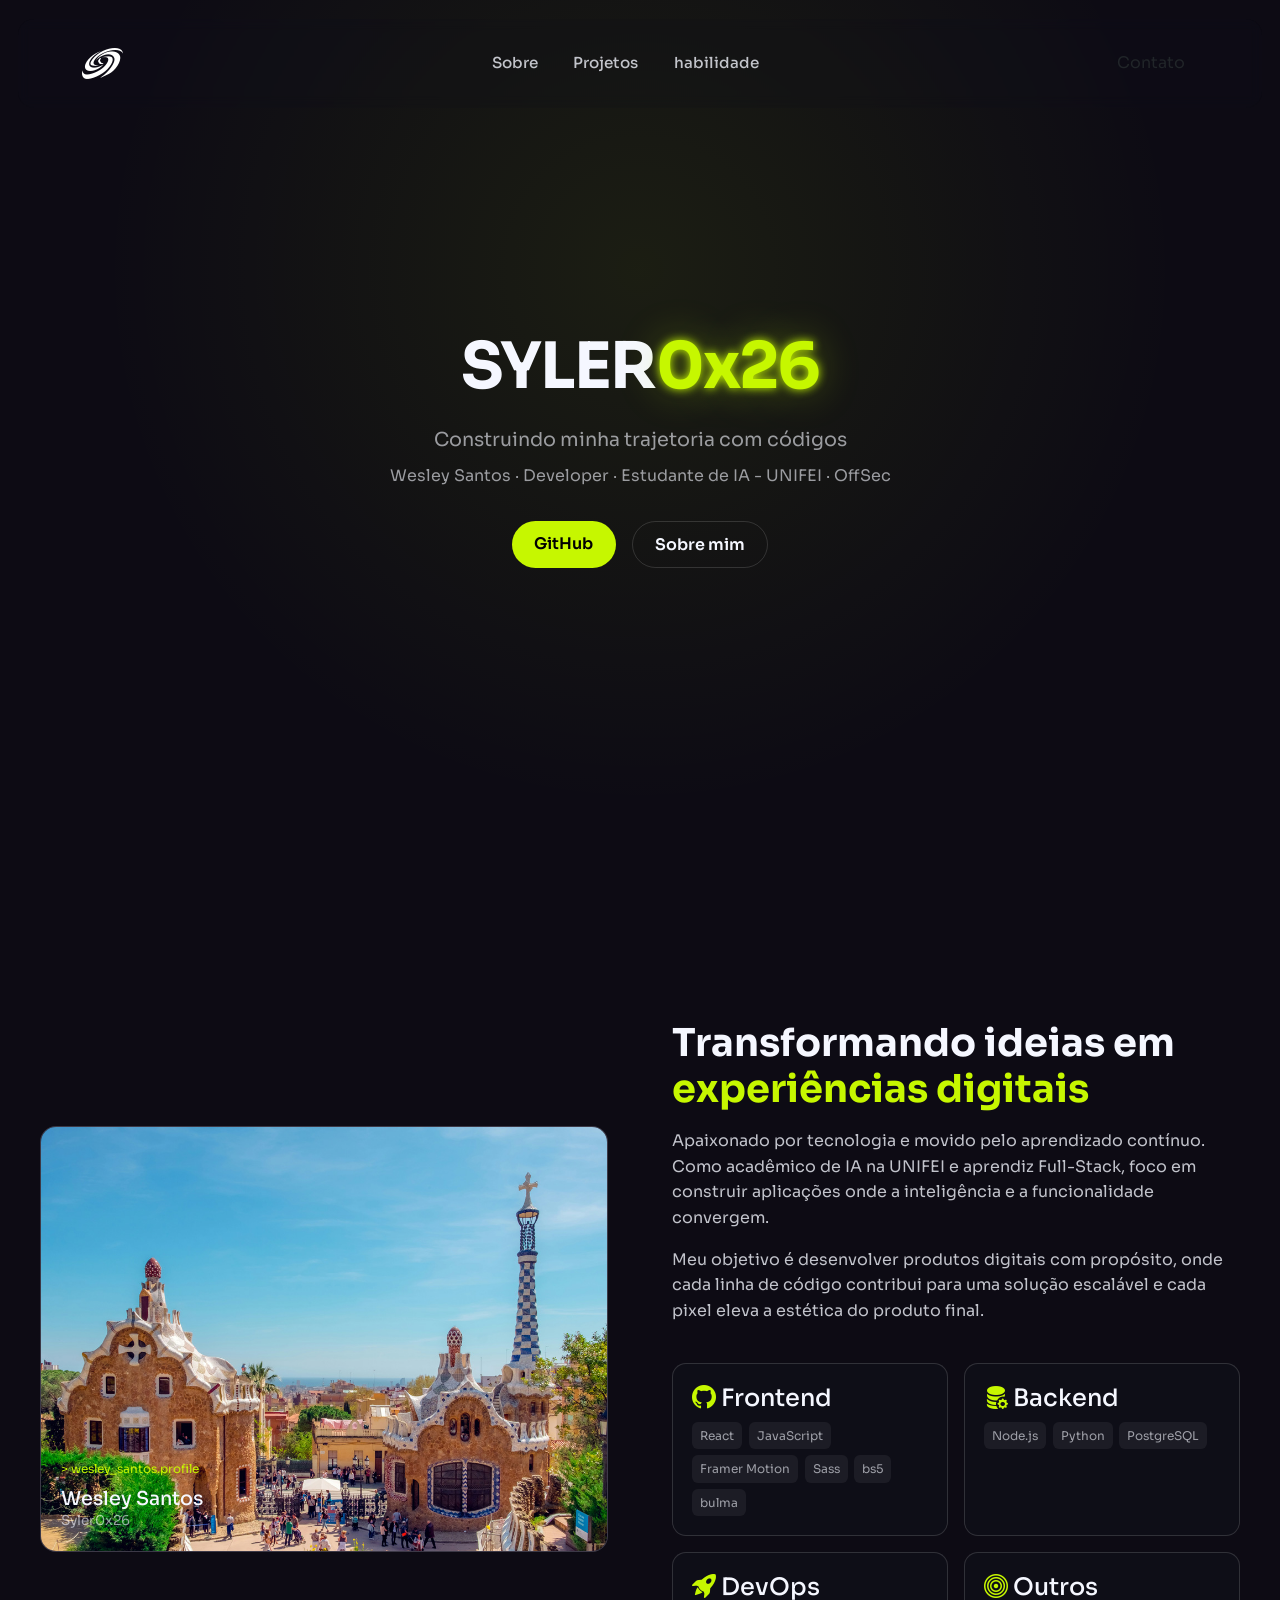
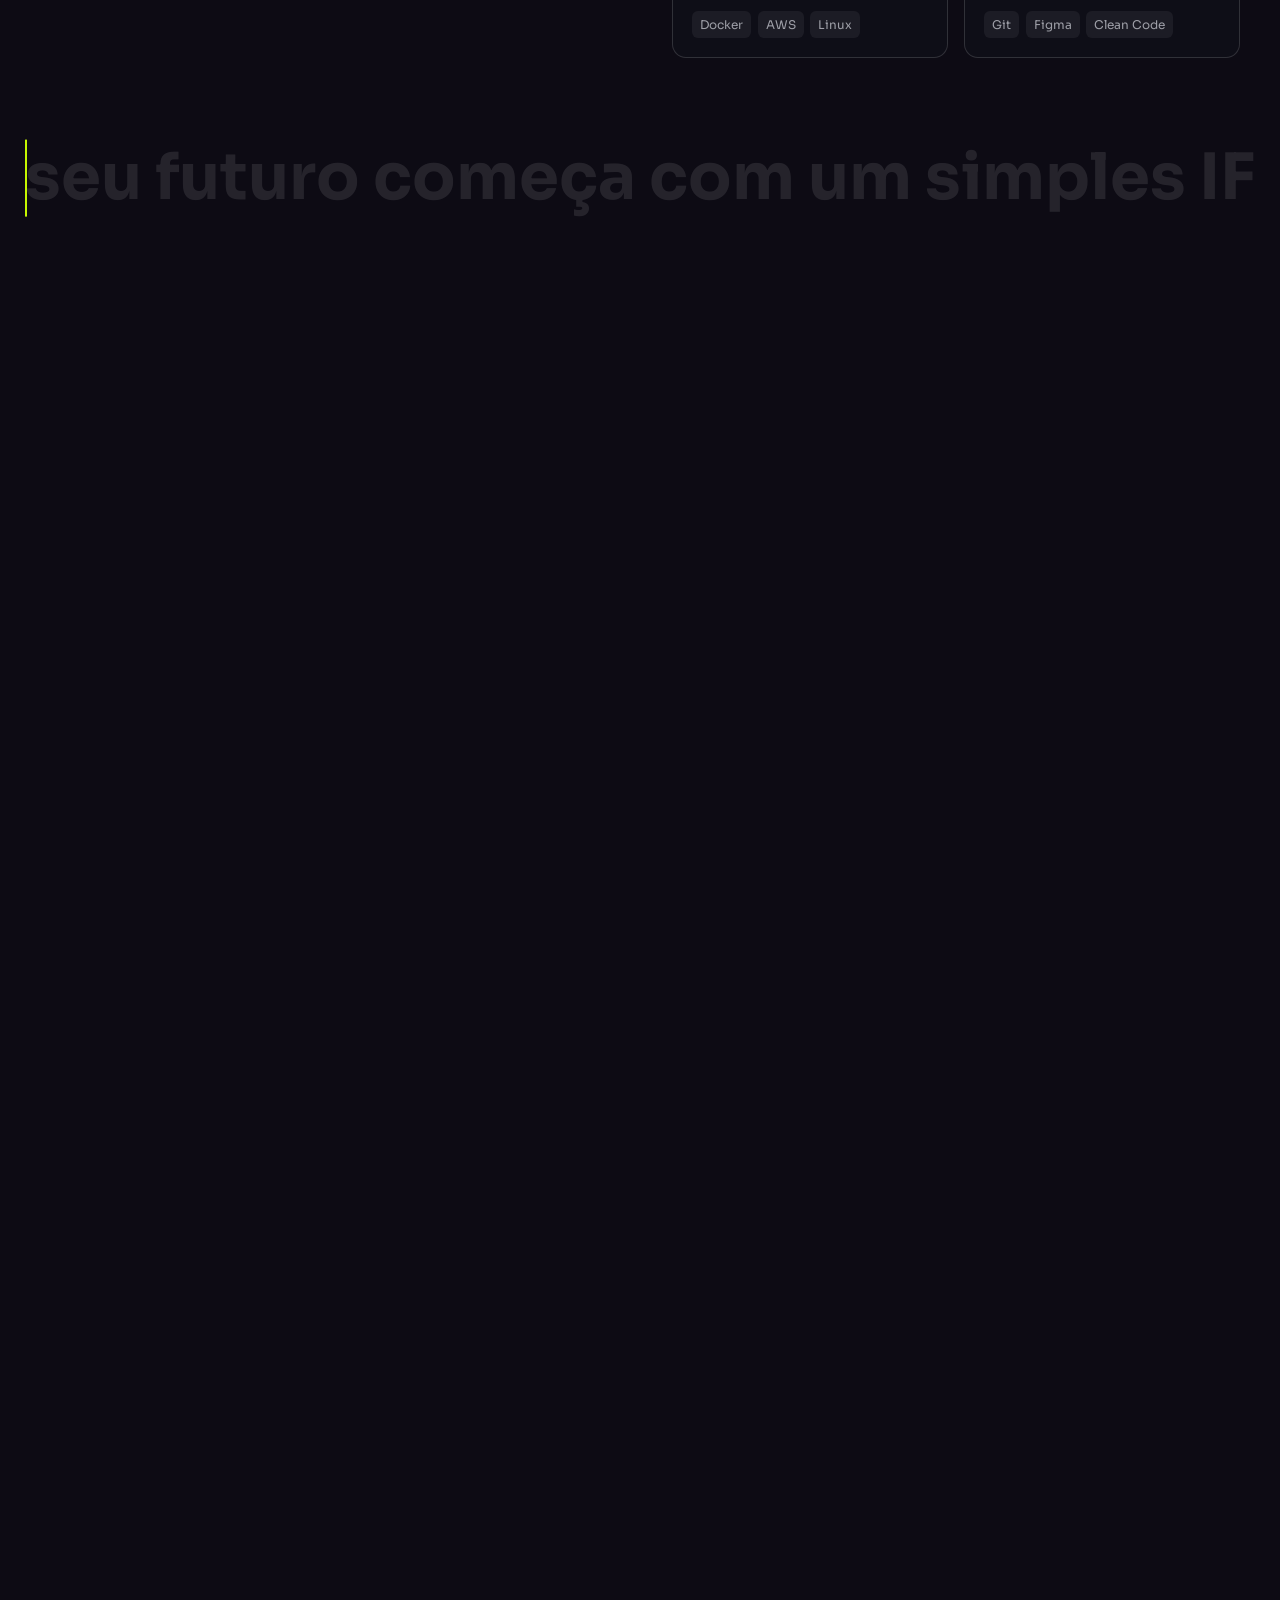
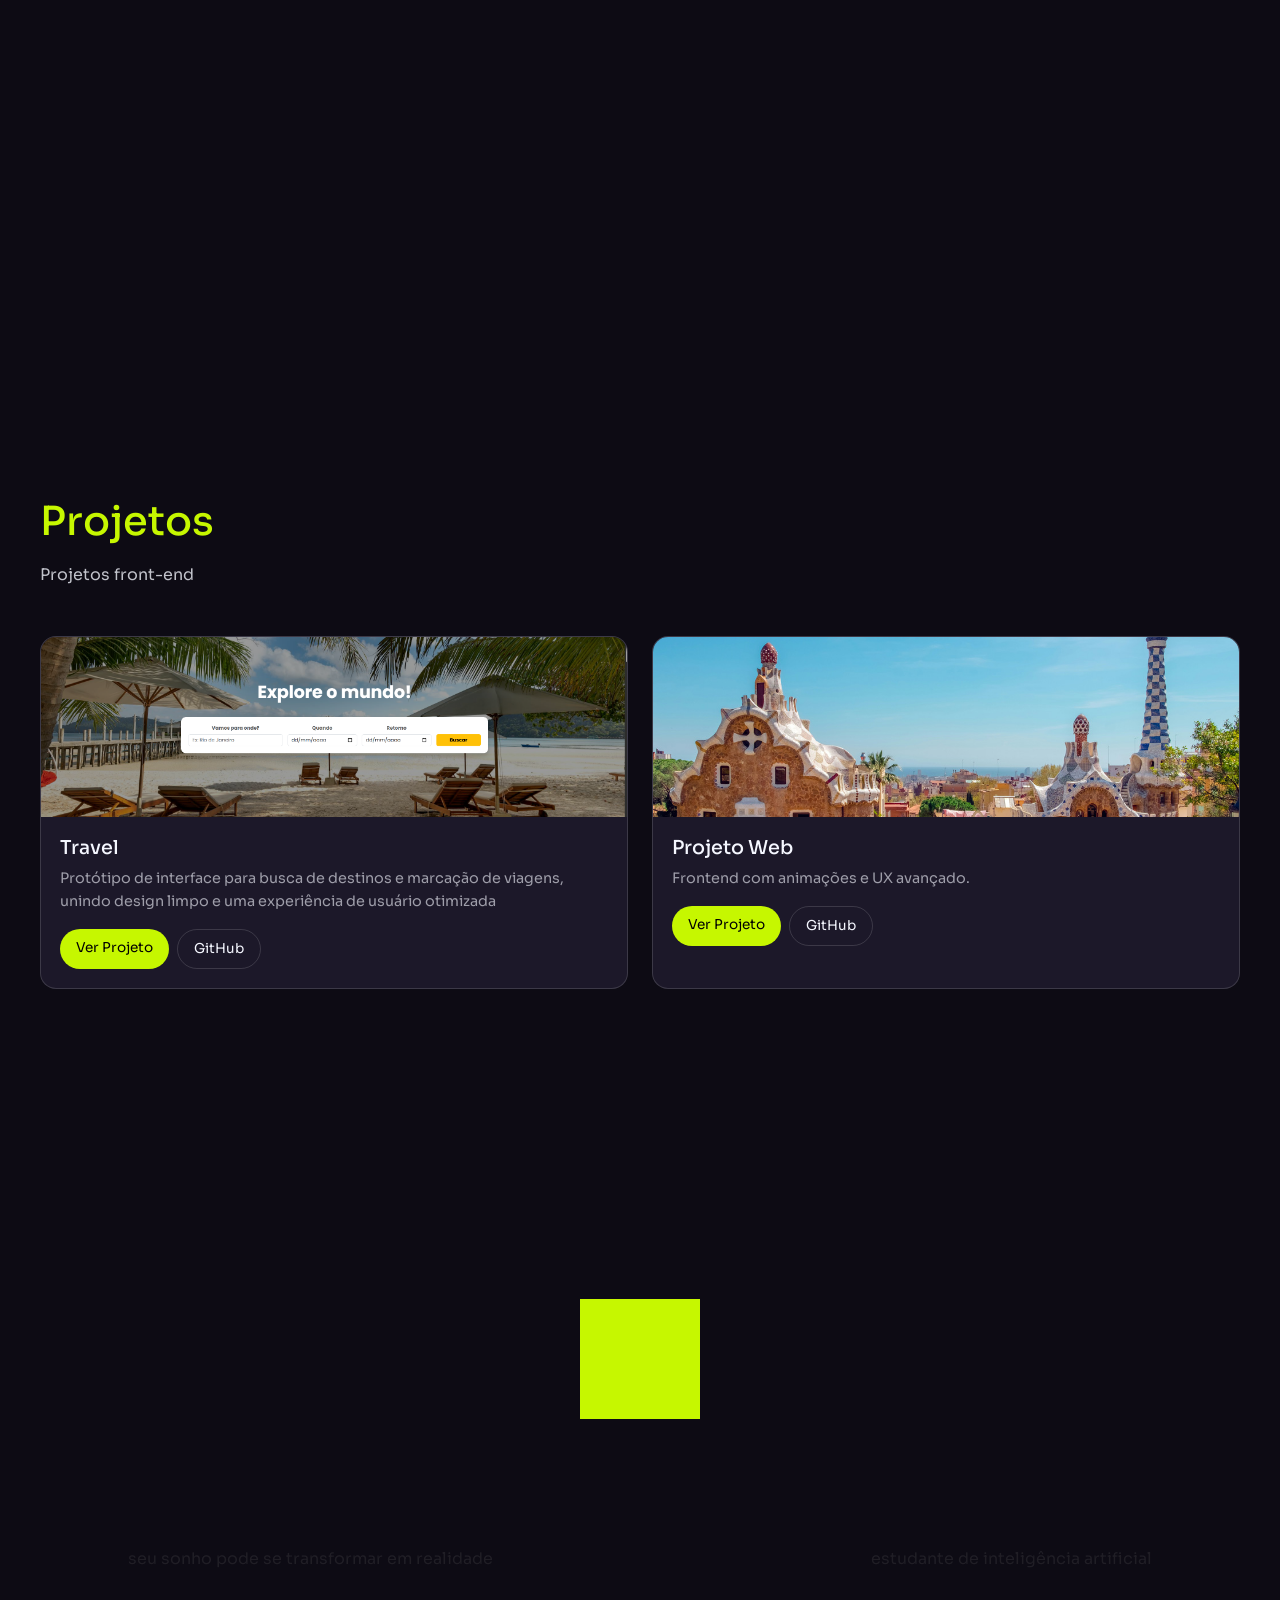
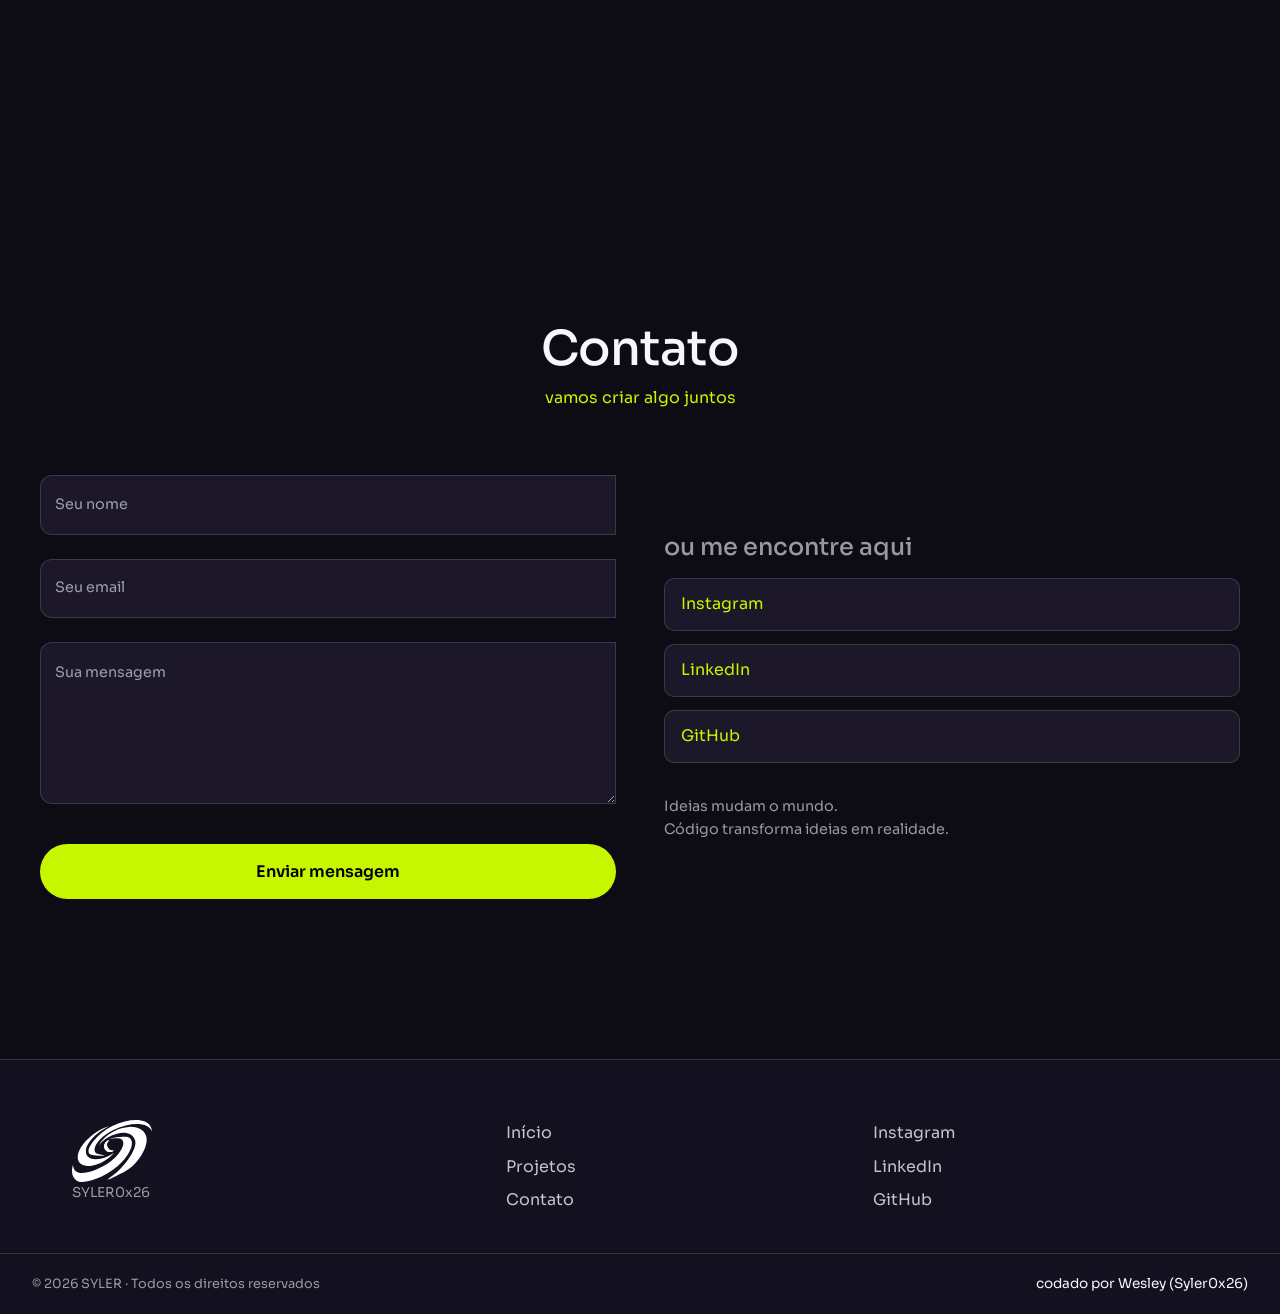
<file: public/index.html>
﻿<!DOCTYPE html>
<html lang="pt-BR">

<head>
    <meta charset="UTF-8">
    <meta name="viewport" content="width=device-width, initial-scale=1.0">
    <title>Syler Portfolio</title>
    <link rel="shortcut icon" href="assets/img/logo-white-sovortex.png" type="image/x-icon">
    <link rel="preconnect" href="https://fonts.googleapis.com">
    <link rel="preconnect" href="https://fonts.gstatic.com" crossorigin>
    <link
        href="https://fonts.googleapis.com/css2?family=Fira+Code:wght@400;500&family=Sora:wght@400;500;600;700&display=swap"
        rel="stylesheet">
    <link rel="stylesheet" href="https://cdn.jsdelivr.net/npm/bootstrap-icons@1.11.3/font/bootstrap-icons.min.css">
    <link rel="stylesheet" href="../vendor/bootstrap/css/bootstrap.min.css">
    <link rel="stylesheet" href="assets/css/main.css">
</head>

<body>
    <header class="header" id="mainHeader" data-js="header">
        <nav class="navbar navbar-expand-lg navbar-dark header__nav">
            <div class="container-xl header__container">
                <a class="navbar-brand header__logo" href="#">
                    <img src="assets/img/logo-white-sovortex.png" alt="logo Syler">
                </a>

                <button class="navbar-toggler header__toggler" type="button" data-bs-toggle="collapse"
                    data-bs-target="#primaryMenu" aria-controls="primaryMenu" aria-expanded="false"
                    aria-label="Abrir menu">
                    <span class="navbar-toggler-icon"></span>
                </button>

                <div class="collapse navbar-collapse header__collapse" id="primaryMenu">
                    <ul class="navbar-nav header__menu">
                        <li class="nav-item"><a class="nav-link header__link" href="#">Sobre</a></li>
                        <li class="nav-item"><a class="nav-link header__link" href="#">Projetos</a></li>
                        <li class="nav-item"><a class="nav-link header__link" href="#">habilidade</a></li>
                    </ul>

                    <div class="header__actions d-flex align-items-center mt-3 mt-lg-0">
                        <a class="btn btn-pill btn-community" href="#">Contato</a>
                    </div>
                </div>
            </div>
        </nav>
    </header>

    <main>
        <section class="hero" id="hero">
  <div class="hero__bg"></div>

  <div class="hero__content">
    <h1 class="hero__title">
      SYLER<span>0x26</span>
    </h1>

    <p class="hero__subtitle">
      Construindo minha trajetoria com códigos
    </p>

    <p class="hero__meta">
      Wesley Santos · Developer · Estudante de IA - UNIFEI · OffSec
    </p>

    <div class="hero__actions">
      <a href="#" class="hero__btn hero__btn--primary">GitHub</a>
      <a href="#" class="hero__btn hero__btn--ghost">Sobre mim</a>
    </div>
  </div>
</section>
<section class="about">
  <div class="about__container">


    <div class="about__visual">
      <div class="about__image-card">
        <img src="/img/../public/assets/img/Barcelona.jpg" alt="Wesley Santos" />

        <div class="about__profile">
          <span class="about__tag">> wesley_santos.profile</span>
          <h3>Wesley Santos</h3>
          <p>Syler0x26</p>
        </div>
      </div>
    </div>


    <div class="about__content">

      <h2 class="about__title">
        Transformando ideias em <span>experiências digitais</span>
      </h2>

      <p class="about__text">
        Apaixonado por tecnologia e movido pelo aprendizado contínuo. Como acadêmico de IA na UNIFEI e aprendiz Full-Stack, foco em construir aplicações onde a inteligência e a funcionalidade convergem.
      </p>

      <p class="about__text">
         Meu objetivo é desenvolver produtos digitais com propósito, onde cada linha de código contribui para uma solução escalável e cada pixel eleva a estética do produto final.
      </p>


      <div class="about__grid">

        <div class="about__card">
          <h4><span><i class="bi bi-github"></i></span> Frontend</h4>
          <div class="tags">
            <span>React</span>
            <span>JavaScript</span>
            <span>Framer Motion</span>
            <span>Sass</span>
            <span>bs5</span>
            <span>bulma</span>
          </div>
        </div>

        <div class="about__card">
          <h4><span><i class="bi bi-database-fill-gear"></i></span> Backend</h4>
          <div class="tags">
            <span>Node.js</span>
            <span>Python</span>
            <span>PostgreSQL</span>
          </div>
        </div>

        <div class="about__card">
          <h4><span><i class="bi bi-rocket-takeoff-fill"></i></span></i> DevOps</h4>
          <div class="tags">
            <span>Docker</span>
            <span>AWS</span>
            <span>Linux</span>
          </div>
        </div>

        <div class="about__card">
          <h4><span><i class="bi bi-bullseye"></i>
          </span> Outros</h4>
          <div class="tags">
            <span>Git</span>
            <span>Figma</span>
            <span>Clean Code</span>
          </div>
        </div>

      </div>

    </div>
  </div>
</section>
<section class="scroll-text">
  <div class="scroll-text__sticky">
    <h2 class="scroll-text__title">
      <span class="scroll-text__base">
        seu futuro começa com um simples IF
      </span>
      <span class="scroll-text__fill">
        seu futuro começa com um simples IF
      </span>
    </h2>
  </div>
</section>
<section class="projects">

  <div class="projects__container">

    <div class="projects__intro">
      <h2><span>Projetos</span></h2>
      <p>
        Projetos front-end
      </p>
    </div>

    <div class="projects__grid">


      <div class="project-card">
        <canvas class="card-paint"></canvas>

        <div class="project-card__image">
          <img src="assets/img/Travel.png" alt="">
        </div>

        <div class="project-card__content">
          <h3>Travel</h3>
          <p>Protótipo de interface para busca de destinos e marcação de viagens, unindo design limpo e uma experiência de usuário otimizada</p>

          <div class="project-card__actions">
            <a href="#" class="btn-primary">Ver Projeto</a>
            <a href="#" class="btn-ghost">GitHub</a>
          </div>
        </div>
      </div>


      <div class="project-card">
        <canvas class="card-paint"></canvas>

        <div class="project-card__image">
          <img src="assets/img/Barcelona.jpg" alt="">
        </div>

        <div class="project-card__content">
          <h3>Projeto Web</h3>
          <p>Frontend com animações e UX avançado.</p>

          <div class="project-card__actions">
            <a href="#" class="btn-primary">Ver Projeto</a>
            <a href="#" class="btn-ghost">GitHub</a>
          </div>
        </div>
      </div>

    </div>
  </div>

</section>
<section class="cube" id="cubeSection">

  <div class="cube__stage">

    <div class="cube__square" id="cubeSquare"></div>

    <p class="cube__text left" id="cubeTextLeft">
      seu sonho pode se transformar em realidade
    </p>

    <p class="cube__text right" id="cubeTextRight">
      estudante de inteligência artificial
    </p>

  </div>

</section>
<section class="contact" id="contact">

  <div class="contact__container">


    <div class="contact__header">
      <h2>Contato</h2>
      <p>vamos criar algo juntos</p>
    </div>


    <div class="contact__grid">


      <form class="contact__form">

        <div class="input-group">
          <input type="text" required>
          <label>Seu nome</label>
        </div>

        <div class="input-group">
          <input type="email" required>
          <label>Seu email</label>
        </div>

        <div class="input-group">
          <textarea rows="5" required></textarea>
          <label>Sua mensagem</label>
        </div>

        <button type="submit" class="btn-send">
          Enviar mensagem
        </button>

      </form>


      <div class="contact__info">

        <h4>ou me encontre aqui</h4>

        <div class="social">

          <a href="#" class="social__item">
            <span>Instagram</span>
          </a>

          <a href="#" class="social__item">
            <span>LinkedIn</span>
          </a>

          <a href="#" class="social__item">
            <span>GitHub</span>
          </a>

        </div>

        <div class="contact__quote">
          <p>
            Ideias mudam o mundo.<br>
            Código transforma ideias em realidade.
          </p>
        </div>

      </div>

    </div>

  </div>

</section>
<footer class="footer">

  <div class="footer__container">

    <div class="footer__brand">
<img src="assets/img/Logo-700px.svg" alt="logo" style="width: 80px;">
      <p>SYLER0x26</p>
    </div>

    <div class="footer__links">
      <a href="#">Início</a>
      <a href="#">Projetos</a>
      <a href="#">Contato</a>
    </div>


    <div class="footer__social">
      <a href="#">Instagram</a>
      <a href="#">LinkedIn</a>
      <a href="#">GitHub</a>
    </div>

  </div>

  
  <div class="footer__bottom">

    <p>
      © 2026 SYLER · Todos os direitos reservados
    </p>

    <a 
      href="https://github.com/seu-user" 
      target="_blank" 
      class="footer__signature"
    >
      codado por Wesley (Syler0x26)
    </a>

  </div>

</footer>
    </main>

    <script src="assets/js/script.js"></script>
    <script src="assets/js/scroll.js"></script>
    <script src="assets/js/project.js"></script>
    <script src="assets/js/hero.js"></script>
<script src="assets/js/cube.js" defer></script>
</body>

</html>
</file>
<file: public/assets/css/main.css>
@charset "UTF-8";
*,
*::before,
*::after {
  box-sizing: border-box;
}

* {
  margin: 0;
  padding: 0;
}

html,
body {
  width: 100%;
  min-height: 100%;
  scroll-behavior: smooth;
}

img,
svg,
canvas {
  display: block;
  max-width: 100%;
}

button,
input,
select,
textarea {
  font: inherit;
}

body {
  position: relative;
  background: #0D0B14;
  color: #f5f7ff;
  overflow-x: hidden;
}
body::after {
  content: "";
  position: fixed;
  inset: 0;
  background: radial-gradient(circle at 50% 20%, rgba(198, 247, 0, 0.06), transparent 60%);
  pointer-events: none;
  z-index: 0;
}

body::before {
  content: "";
  position: fixed;
  inset: 0;
  background-image: linear-gradient(#18181f 1px, transparent 1px), linear-gradient(90deg, #18181f 1px, transparent 1px);
  background-size: 60px 60px;
  opacity: 0.12;
  pointer-events: none;
  z-index: 0;
}

main {
  position: relative;
  z-index: 1;
}

span {
  color: #C6F700;
}

a {
  color: inherit;
  text-decoration: none;
}

body {
  font-family: "Sora", "Segoe UI", sans-serif;
  line-height: 1.6;
  -webkit-font-smoothing: antialiased;
  text-rendering: optimizeLegibility;
}

h1,
h2,
h3,
h4,
h5,
h6 {
  line-height: 1.2;
  margin: 0;
}

p {
  margin: 0;
}

/* @use "components/buttons";
@use "components/cards"; */
/* LOGO */
.header__logo {
  font-weight: 700;
  font-size: 1.16rem;
  letter-spacing: -0.02em;
  color: #f5f7ff;
  transition: transform 0.35s cubic-bezier(0.22, 1, 0.36, 1), letter-spacing 0.35s cubic-bezier(0.22, 1, 0.36, 1), opacity 0.35s cubic-bezier(0.22, 1, 0.36, 1);
  transform-origin: left center;
}

.header__logo span {
  color: #C6F700;
  text-shadow: 0 0 10px #C6F700, 0 0 30px rgba(198, 247, 0, 0.35);
}

/* MENU */
.header__menu {
  list-style: none;
}

/* LINKS */
.header__link {
  position: relative;
  z-index: 0;
  padding: 0.6rem 0.9rem !important;
  color: rgba(245, 247, 255, 0.78) !important;
  font-size: 0.95rem;
  font-weight: 500;
  transition: color 0.3s cubic-bezier(0.4, 0, 0.2, 1), transform 0.3s cubic-bezier(0.4, 0, 0.2, 1), opacity 0.3s cubic-bezier(0.4, 0, 0.2, 1), padding 0.35s cubic-bezier(0.22, 1, 0.36, 1);
}

/* FUNDO HOVER (glass leve) */
.header__link::before {
  content: "";
  position: absolute;
  inset: 0.22rem 0.38rem;
  border-radius: 999px;
  background: rgba(198, 247, 0, 0.08);
  opacity: 0;
  transform: scale(0.92);
  transition: opacity 0.3s cubic-bezier(0.4, 0, 0.2, 1), transform 0.3s cubic-bezier(0.4, 0, 0.2, 1);
  z-index: -1;
}

/* UNDERLINE ANIMADO (AGORA LIMPO) */
.header__link::after {
  content: "";
  position: absolute;
  left: 0.88rem;
  right: 0.88rem;
  bottom: 0.28rem;
  height: 2px;
  border-radius: 999px;
  background: linear-gradient(90deg, transparent, #C6F700, transparent);
  transform: scaleX(0);
  transform-origin: left;
  transition: transform 0.3s cubic-bezier(0.4, 0, 0.2, 1);
}

/* HOVER / ACTIVE */
.header__link:hover,
.header__link:focus-visible,
.header__link.active {
  color: #f5f7ff !important;
  transform: translateY(-1px);
}

.header__link:hover::before,
.header__link:focus-visible::before,
.header__link.active::before {
  opacity: 1;
  transform: scale(1);
}

.header__link:hover::after,
.header__link:focus-visible::after,
.header__link.active::after {
  transform: scaleX(1);
}

/* TOGGLER */
.header__toggler {
  border-color: rgba(255, 255, 255, 0.2);
}

.header__toggler:focus {
  box-shadow: 0 0 0 0.2rem rgba(198, 247, 0, 0.25);
}

/* SCROLLED */
.header.scrolled .header__link {
  padding: 0.48rem 0.74rem !important;
}

/* MOBILE */
@media (max-width: 991.98px) {
  .header__menu {
    margin-top: 0.35rem;
  }
  .header__link {
    padding-inline: 0.5rem !important;
  }
  .header__actions {
    width: 100%;
  }
}
.header {
  position: fixed;
  inset-inline: 0;
  top: 0;
  z-index: 1000;
  padding: 1.2rem 0;
  transition: top 0.35s cubic-bezier(0.22, 1, 0.36, 1), padding 0.35s cubic-bezier(0.22, 1, 0.36, 1);
}

.header__nav {
  background: rgba(16, 18, 28, 0.2);
  border: 1px solid transparent;
  backdrop-filter: blur(6px);
  -webkit-backdrop-filter: blur(6px);
  width: min(100% - 2.25rem, 1320px);
  margin-inline: auto;
  padding: 0.9rem 1.25rem;
  border-radius: 16px;
  transform-origin: center top;
  transition: all 0.35s cubic-bezier(0.22, 1, 0.36, 1);
}

.header__container {
  min-height: 3.6rem;
  display: flex;
  align-items: center;
  gap: clamp(1.1rem, 2.4vw, 2.8rem);
  transition: all 0.35s cubic-bezier(0.22, 1, 0.36, 1);
}

.header__collapse {
  flex: 1 1 auto;
}

.header__actions {
  gap: 0.72rem;
  flex-wrap: nowrap;
  transition: all 0.35s cubic-bezier(0.22, 1, 0.36, 1);
}

.header.scrolled {
  top: 0.5rem;
  padding: 0.35rem 0;
}

.header.scrolled .header__nav {
  background: rgba(20, 20, 30, 0.7);
  border: 1px solid rgba(255, 255, 255, 0.14);
  backdrop-filter: blur(14px);
  -webkit-backdrop-filter: blur(14px);
  width: min(100% - 1.6rem, 1140px);
  padding: 0.55rem 0.9rem;
  border-radius: 999px;
  border: 1px solid rgba(198, 247, 0, 0.15);
  box-shadow: 0 12px 30px rgba(4, 8, 20, 0.4), 0 0 20px rgba(198, 247, 0, 0.08);
  transform: scale(0.985);
}

.header.scrolled .header__container {
  min-height: 3rem;
  gap: clamp(0.8rem, 1.6vw, 1.45rem);
}

.header.scrolled .header__actions {
  gap: 0.5rem;
  transform: translateX(-0.12rem);
}

/* BOTÕES MAIS COMPACTOS */
.header.scrolled .btn-pill {
  padding: 0.48rem 0.88rem;
  font-size: 0.82rem;
}

/* LOGO */
.header__logo {
  transition: transform 0.35s cubic-bezier(0.22, 1, 0.36, 1);
}

.header.scrolled .header__logo {
  transform: scale(0.96);
}

/* DESKTOP */
@media (min-width: 992px) {
  .header__collapse {
    display: flex !important;
    align-items: center;
    justify-content: space-between;
    gap: clamp(1rem, 1.8vw, 2rem);
  }
  .header__menu {
    margin-inline: auto;
    gap: 0.4rem;
    transition: all 0.35s cubic-bezier(0.22, 1, 0.36, 1);
  }
  .header.scrolled .header__menu {
    gap: 0.12rem;
    transform: translateX(0.3rem);
  }
}
/* MOBILE */
@media (max-width: 991.98px) {
  .header {
    padding: 0.85rem 0;
  }
  .header__nav {
    width: calc(100% - 1rem);
    padding: 0.72rem 0.85rem;
    border-radius: 14px;
  }
  .header.scrolled {
    top: 0.3rem;
    padding: 0.32rem 0;
  }
  .header.scrolled .header__nav {
    transform: none;
    border-radius: 14px;
  }
  .header__collapse {
    margin-top: 0.6rem;
    padding: 0.78rem;
    border-radius: 12px;
    background: rgba(20, 20, 30, 0.75);
    border: 1px solid rgba(255, 255, 255, 0.1);
    backdrop-filter: blur(12px);
    -webkit-backdrop-filter: blur(12px);
  }
  .header__actions {
    margin-top: 0.7rem;
    justify-content: flex-start;
    gap: 0.55rem;
  }
}
.hero {
  position: relative;
  height: 100vh;
  overflow: hidden;
  display: grid;
  place-items: center;
  text-align: center;
  perspective: 1000px;
}

/* FUNDO */
.hero__bg {
  position: absolute;
  inset: 0;
  background: radial-gradient(circle at 50% 30%, rgba(198, 247, 0, 0.08), transparent 60%), #0D0B14;
  z-index: 1;
}

/* CONTEÚDO */
.hero__content {
  position: relative;
  z-index: 2;
  transform-style: preserve-3d;
  transition: transform 0.2s ease;
}

/* TÍTULO */
.hero__title {
  font-size: clamp(3rem, 6vw, 6rem);
  font-weight: 700;
  letter-spacing: -2px;
}
.hero__title span {
  color: #C6F700;
  text-shadow: 0 0 10px #C6F700, 0 0 40px rgba(198, 247, 0, 0.4);
}

.hero__subtitle {
  margin-top: 1rem;
  color: rgba(245, 247, 255, 0.78);
}

.hero__meta {
  margin-top: 0.5rem;
  color: rgba(245, 247, 255, 0.6);
}

/* BOTÕES */
.hero__actions {
  margin-top: 2rem;
  display: flex;
  gap: 1rem;
  justify-content: center;
}

.hero__btn {
  padding: 0.6rem 1.4rem;
  border-radius: 999px;
  text-decoration: none;
  font-weight: 600;
  cursor: pointer;
  transition: 0.25s;
}

.hero__btn--primary {
  background: #C6F700;
  color: #000;
}

.hero__btn--ghost {
  border: 1px solid rgba(255, 255, 255, 0.14);
  color: #f5f7ff;
}

.footer {
  background: #13101F;
  color: #f5f7ff;
  padding-top: 60px;
  border-top: 1px solid rgba(255, 255, 255, 0.14);
}

.footer__container {
  max-width: 1200px;
  margin: 0 auto;
  padding: 0 2rem;
  display: grid;
  grid-template-columns: 1.2fr 1fr 1fr;
  gap: 2rem;
}

.footer__brand h3 {
  font-size: 1.5rem;
  margin-bottom: 0.5rem;
}

.footer__brand p {
  font-size: 0.85rem;
  color: rgba(245, 247, 255, 0.6);
}

.footer__links,
.footer__social {
  display: flex;
  flex-direction: column;
  gap: 0.5rem;
}

.footer__links a,
.footer__social a {
  text-decoration: none;
  color: rgba(245, 247, 255, 0.78);
  transition: 0.3s ease;
}

.footer__links a:hover,
.footer__social a:hover {
  color: #C6F700;
  transform: translateX(5px);
}

.footer__bottom {
  margin-top: 40px;
  padding: 1.2rem 2rem;
  border-top: 1px solid rgba(255, 255, 255, 0.14);
  display: flex;
  justify-content: space-between;
  align-items: center;
  flex-wrap: wrap;
  gap: 1rem;
}

.footer__bottom p {
  font-size: 0.8rem;
  color: rgba(245, 247, 255, 0.6);
}

.footer__signature {
  text-decoration: none;
  font-size: 0.85rem;
  color: #f5f7ff;
  position: relative;
  transition: color 0.3s ease;
}

.footer__signature::after {
  content: "";
  position: absolute;
  left: 0;
  bottom: -2px;
  width: 0%;
  height: 2px;
  background: #C6F700;
  transition: width 0.3s ease;
}

.footer__signature:hover {
  color: #C6F700;
}

.footer__signature:hover::after {
  width: 100%;
}

@media (max-width: 900px) {
  .footer__container {
    grid-template-columns: 1fr;
    text-align: center;
  }
  .footer__bottom {
    justify-content: center;
    text-align: center;
  }
}
.about {
  padding: 120px 2rem;
  position: relative;
}

.about__container {
  max-width: 1200px;
  margin: 0 auto;
  display: grid;
  grid-template-columns: 1fr 1fr;
  gap: 4rem;
  align-items: center;
}

.about__image-card {
  position: relative;
  border-radius: 16px;
  overflow: hidden;
  background: #1C1829;
  border: 1px solid rgba(255, 255, 255, 0.14);
}
.about__image-card img {
  width: 100%;
  display: block;
}

.about__profile {
  position: absolute;
  bottom: 20px;
  left: 20px;
}
.about__profile h3 {
  margin-top: 6px;
  font-size: 1.2rem;
}
.about__profile p {
  font-size: 0.85rem;
  color: rgba(245, 247, 255, 0.6);
}

.about__tag {
  font-size: 0.75rem;
  color: #C6F700;
}

.about__title {
  font-size: clamp(2rem, 3vw, 3rem);
  font-weight: 700;
  line-height: 1.2;
}
.about__title span {
  color: #C6F700;
}

.about__text {
  margin-top: 1rem;
  color: rgba(245, 247, 255, 0.78);
  line-height: 1.6;
}

.about__grid {
  margin-top: 2.5rem;
  display: grid;
  grid-template-columns: repeat(2, 1fr);
  gap: 1rem;
}

.about__card {
  padding: 1.2rem;
  border-radius: 14px;
  background: rgba(16, 18, 28, 0.56);
  border: 1px solid rgba(255, 255, 255, 0.14);
  transition: all 0.3s ease;
}
.about__card h4 {
  margin-bottom: 0.6rem;
}
.about__card:hover {
  transform: translateY(-4px);
  border-color: #C6F700;
  box-shadow: 0 0 20px rgba(198, 247, 0, 0.2);
}

.tags {
  display: flex;
  flex-wrap: wrap;
  gap: 0.4rem;
}
.tags span {
  font-size: 0.75rem;
  padding: 4px 8px;
  border-radius: 6px;
  background: rgba(255, 255, 255, 0.06);
  color: rgba(245, 247, 255, 0.6);
}

@media (max-width: 900px) {
  .about__container {
    grid-template-columns: 1fr;
  }
  .about__grid {
    grid-template-columns: 1fr;
  }
}
.scroll-text {
  height: 200vh;
  position: relative;
}

.scroll-text__sticky {
  position: sticky;
  top: 50%;
  transform: translateY(-50%);
  display: flex;
  justify-content: center;
}

.scroll-text__title {
  position: relative;
  font-size: clamp(2rem, 5vw, 4rem);
  font-weight: 700;
}

.scroll-text__base {
  color: rgba(255, 255, 255, 0.1);
}

.scroll-text__fill {
  position: absolute;
  left: 0;
  top: 0;
  color: #C6F700;
  white-space: nowrap;
  overflow: hidden;
  width: 0%;
  border-right: 2px solid #C6F700;
}

.projects {
  padding: 120px 2rem;
}

.projects__container {
  max-width: 1200px;
  margin: 0 auto;
}

.projects__intro {
  max-width: 600px;
  margin-bottom: 3rem;
}
.projects__intro h2 {
  font-size: 2.5rem;
}
.projects__intro p {
  margin-top: 1rem;
  color: rgba(245, 247, 255, 0.78);
}

.projects__grid {
  display: grid;
  grid-template-columns: repeat(auto-fit, minmax(280px, 1fr));
  gap: 1.5rem;
}

.project-card {
  position: relative;
  overflow: hidden;
  background: #1C1829;
  border: 1px solid rgba(255, 255, 255, 0.14);
  border-radius: 16px;
  display: flex;
  flex-direction: column;
  transition: 0.3s;
}
.project-card:hover {
  transform: translateY(-6px);
  border-color: #C6F700;
}

.card-paint {
  position: absolute;
  inset: 0;
  pointer-events: none;
  z-index: 1;
}

.project-card__image {
  height: 180px;
}
.project-card__image img {
  width: 100%;
  height: 100%;
  object-fit: cover;
}

.project-card__content {
  padding: 1.2rem;
  position: relative;
  z-index: 2;
}
.project-card__content h3 {
  font-size: 1.2rem;
}
.project-card__content p {
  margin-top: 0.5rem;
  font-size: 0.9rem;
  color: rgba(245, 247, 255, 0.6);
}

.project-card__actions {
  margin-top: 1rem;
  display: flex;
  gap: 0.5rem;
}

.btn-primary {
  background: #C6F700;
  color: #000;
  padding: 0.5rem 1rem;
  border-radius: 999px;
  text-decoration: none;
  font-size: 0.85rem;
}

.btn-ghost {
  border: 1px solid rgba(255, 255, 255, 0.14);
  color: #f5f7ff;
  padding: 0.5rem 1rem;
  border-radius: 999px;
  text-decoration: none;
  font-size: 0.85rem;
}

.cube {
  height: 250vh;
}

.cube__stage {
  position: sticky;
  top: 0;
  height: 100vh;
  display: flex;
  align-items: center;
  justify-content: center;
  overflow: hidden;
}

.cube__square {
  width: 120px;
  height: 120px;
  background: #C6F700;
  position: absolute;
  top: 50%;
  left: 50%;
  transform: translate(-50%, -50%);
  transform-origin: center;
  will-change: transform;
  z-index: 2;
}

.cube__text {
  position: absolute;
  color: #888;
  opacity: 0;
  transition: opacity 0.3s ease;
  z-index: 1;
}

.cube__text.left {
  left: 10%;
}

.cube__text.right {
  right: 10%;
}

.contact {
  min-height: 100vh;
  padding: 120px 2rem;
  background: #0D0B14;
  color: #f5f7ff;
  display: flex;
  align-items: center;
}

.contact__container {
  max-width: 1200px;
  margin: 0 auto;
  width: 100%;
}

.contact__header {
  text-align: center;
  margin-bottom: 4rem;
}
.contact__header h2 {
  font-size: 3rem;
  letter-spacing: -1px;
}
.contact__header p {
  margin-top: 0.5rem;
  color: #C6F700;
}

.contact__grid {
  display: grid;
  grid-template-columns: 1fr 1fr;
  gap: 3rem;
}

.contact__form {
  display: flex;
  flex-direction: column;
  gap: 1.5rem;
}

.input-group {
  position: relative;
}
.input-group input,
.input-group textarea {
  width: 100%;
  padding: 1rem;
  background: #1C1829;
  border: 1px solid rgba(255, 255, 255, 0.14);
  border-radius: 12px;
  color: #f5f7ff;
  outline: none;
  transition: 0.3s;
}
.input-group label {
  position: absolute;
  top: 50%;
  left: 1rem;
  transform: translateY(-50%);
  font-size: 0.9rem;
  color: rgba(245, 247, 255, 0.6);
  pointer-events: none;
  transition: 0.3s;
}
.input-group textarea + label {
  top: 1.2rem;
  transform: none;
}
.input-group input:focus,
.input-group textarea:focus {
  border-color: #C6F700;
  box-shadow: 0 0 12px rgba(198, 247, 0, 0.3);
}
.input-group input:focus + label,
.input-group input:valid + label,
.input-group textarea:focus + label,
.input-group textarea:valid + label {
  top: -8px;
  left: 10px;
  background: #0D0B14;
  padding: 0 6px;
  font-size: 0.7rem;
  color: #C6F700;
}

.btn-send {
  margin-top: 1rem;
  padding: 0.9rem;
  border-radius: 999px;
  border: none;
  background: #C6F700;
  color: #000;
  font-weight: 600;
  cursor: pointer;
  transition: 0.3s;
}

.btn-send:hover {
  transform: translateY(-3px);
  box-shadow: 0 10px 25px rgba(198, 247, 0, 0.4);
}

.contact__info {
  display: flex;
  flex-direction: column;
  justify-content: center;
}

.contact__info h4 {
  margin-bottom: 1rem;
  color: rgba(245, 247, 255, 0.6);
}

.social {
  display: flex;
  flex-direction: column;
  gap: 0.8rem;
}

.social__item {
  text-decoration: none;
  color: #f5f7ff;
  padding: 0.8rem 1rem;
  border-radius: 10px;
  background: #1C1829;
  border: 1px solid rgba(255, 255, 255, 0.14);
  transition: 0.3s;
}

.social__item:hover {
  transform: translateX(8px);
  border-color: #C6F700;
  box-shadow: 0 0 12px rgba(198, 247, 0, 0.3);
}

.contact__quote {
  margin-top: 2rem;
  font-size: 0.9rem;
  color: rgba(245, 247, 255, 0.6);
}

@media (max-width: 900px) {
  .contact__grid {
    grid-template-columns: 1fr;
  }
}
.bottle {
  height: 300vh;
  background: #000;
}

.bottle__stage {
  position: sticky;
  top: 0;
  height: 100vh;
  display: flex;
  align-items: center;
  justify-content: center;
  overflow: hidden;
}

/* IMAGEM */
.bottle__img {
  position: absolute;
  width: 220px;
  top: 50%;
  left: 50%;
  transform: translate(-150vw, -50%); /* COMEÇA FORA */
}

/* TEXTOS */
.bottle__texts {
  position: absolute;
  right: 10%;
  max-width: 400px;
}

.bottle__text {
  position: absolute;
  opacity: 0;
  transform: translateY(20px);
  color: #C6F700;
  font-size: 1.4rem;
  transition: 0.4s ease;
}

.bottle__text.active {
  opacity: 1;
  transform: translateY(0);
}

.hero__eyebrow {
  display: inline-flex;
  align-items: center;
  gap: 0.5rem;
  font-size: 0.84rem;
  font-weight: 600;
  letter-spacing: 0.1em;
  text-transform: uppercase;
  color: rgba(245, 247, 255, 0.72);
  margin-bottom: 1rem;
}

.hero__title {
  max-width: 14ch;
  font-size: clamp(2rem, 5vw, 4.4rem);
  line-height: 1.08;
  font-weight: 700;
  letter-spacing: -0.03em;
}

.hero__subtitle {
  margin-top: 1.45rem;
  max-width: 56ch;
  font-size: clamp(1rem, 1.6vw, 1.2rem);
  color: rgba(245, 247, 255, 0.6);
}

.hero__actions {
  margin-top: 2rem;
}

@media (max-width: 991.98px) {
  .hero {
    min-height: auto;
    padding-top: 7.2rem;
    padding-bottom: 4rem;
  }
  .hero__title {
    max-width: none;
  }
}

/*# sourceMappingURL=main.css.map */
</file>
